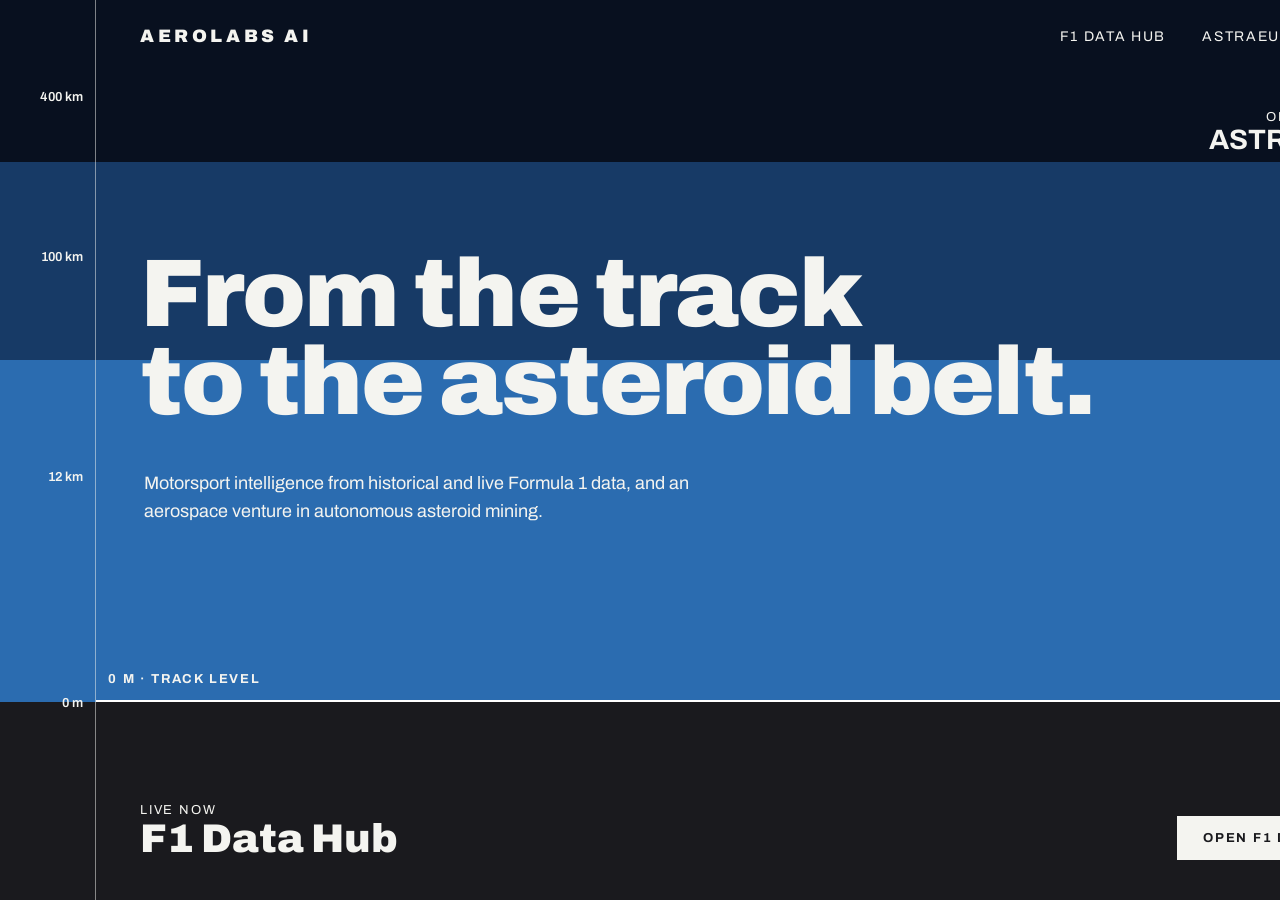
<file: .impeccable/mocks/decision/brand-ascent.html>
<!doctype html>
<html lang="en"><head><meta charset="utf-8">
<link href="https://fonts.googleapis.com/css2?family=Archivo:wght@400;600;800;900&display=swap" rel="stylesheet">
<style>
*{box-sizing:border-box;margin:0}
body{width:1440px;height:900px;overflow:hidden;color:#f4f4f0;font-family:Archivo,sans-serif;position:relative;
background:linear-gradient(to top,#1a1a1e 0 22%,#2b6cb0 22% 60%,#173a66 60% 82%,#08101f 82%)}
.top{position:absolute;top:0;left:0;right:0;height:72px;display:flex;align-items:center;justify-content:space-between;padding:0 56px 0 140px}
.mark{font-weight:900;letter-spacing:.2em;font-size:18px}
.top nav{display:flex;gap:36px;font-size:14px;letter-spacing:.12em;text-transform:uppercase}
.axis{position:absolute;left:0;top:0;bottom:0;width:96px;border-right:1px solid rgba(244,244,240,.5);font-size:13px;font-weight:600}
.axis span{position:absolute;right:12px}
.now{position:absolute;left:96px;bottom:198px;width:1344px;border-top:2px solid #fff}
.now b{position:absolute;left:12px;top:-30px;font-size:13px;letter-spacing:.14em}
h1{position:absolute;left:140px;top:250px;font-weight:900;font-size:96px;line-height:.92;letter-spacing:-.02em}
p{position:absolute;left:144px;top:470px;width:600px;font-size:18px;line-height:1.55}
.prod{position:absolute;left:140px;bottom:40px;right:56px;display:flex;justify-content:space-between;align-items:flex-end}
.prod b{font-size:40px;font-weight:900}.prod span{display:block;font-size:13px;letter-spacing:.14em;text-transform:uppercase}
.btn{padding:15px 26px;background:#f4f4f0;color:#1a1a1e;font-weight:700;font-size:14px;letter-spacing:.12em;text-transform:uppercase}
.up{position:absolute;right:56px;top:110px;text-align:right;font-size:13px;letter-spacing:.14em;text-transform:uppercase}
.up b{display:block;font-size:28px;letter-spacing:0;text-transform:none}
</style></head><body>
<div class="axis"><span style="top:90px">400 km</span><span style="top:250px">100 km</span><span style="top:470px">12 km</span><span style="bottom:190px">0 m</span></div>
<header class="top"><div class="mark">AEROLABS AI</div><nav><span>F1 Data Hub</span><span>ASTRAEUS</span><span>About</span></nav></header>
<div class="up">Orbit · above<b>ASTRAEUS ↑</b></div>
<h1>From the track<br>to the asteroid belt.</h1>
<p>Motorsport intelligence from historical and live Formula 1 data, and an aerospace venture in autonomous asteroid mining.</p>
<div class="now"><b>0 M · TRACK LEVEL</b></div>
<div class="prod"><div><span>Live now</span><b>F1 Data Hub</b></div><span class="btn">Open F1 Data Hub</span></div>
</body></html>
</file>
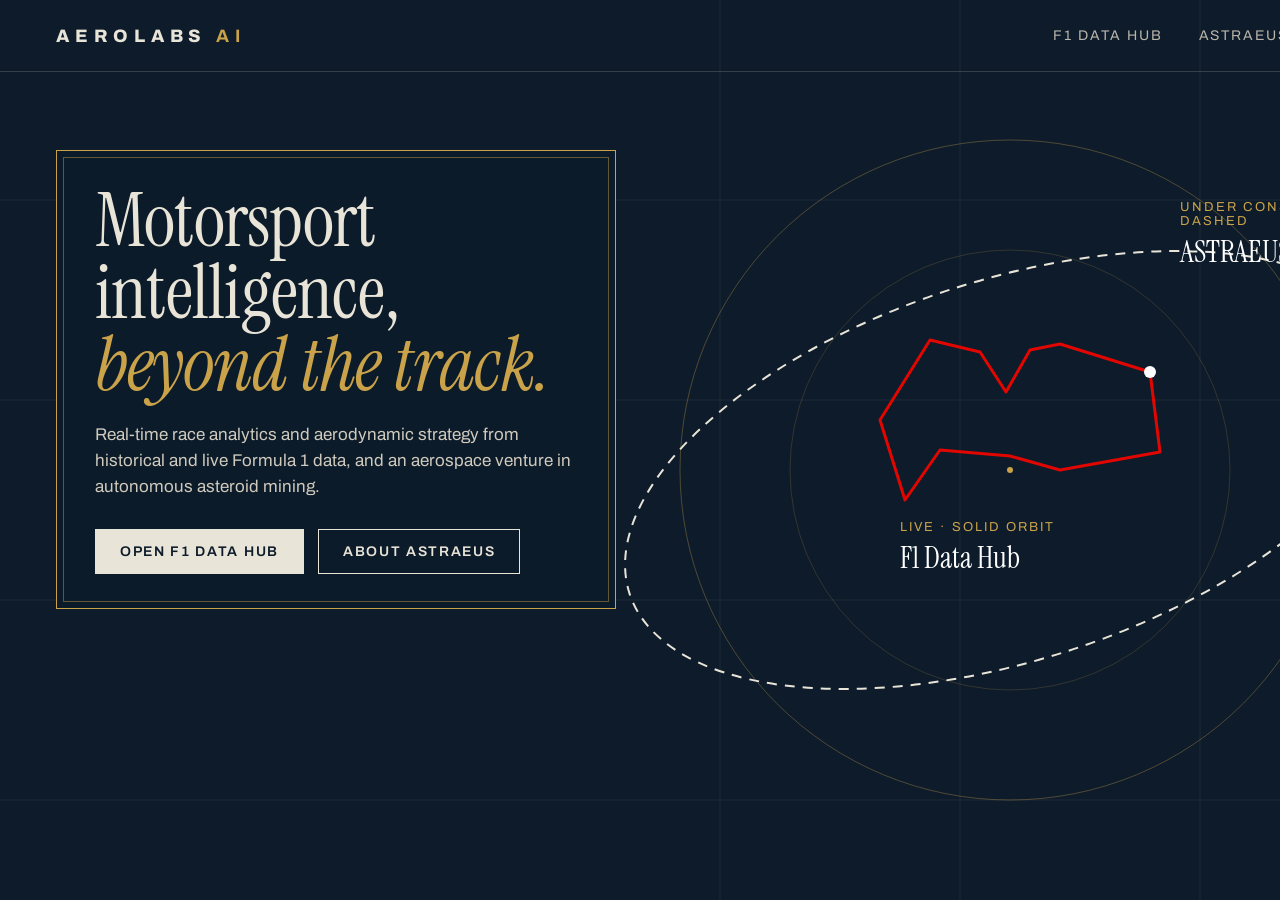
<file: .impeccable/mocks/decision/brand-orbital-atlas.html>
<!doctype html>
<html lang="en"><head><meta charset="utf-8">
<link href="https://fonts.googleapis.com/css2?family=Archivo:wght@400;600;800&family=Instrument+Serif:ital@0;1&display=swap" rel="stylesheet">
<style>
*{box-sizing:border-box;margin:0}
body{width:1440px;height:900px;overflow:hidden;background:#0d1b2a;color:#e8e4d8;font-family:Archivo,sans-serif;position:relative}
svg.chart{position:absolute;inset:0}
.top{position:absolute;top:0;left:0;right:0;height:72px;display:flex;align-items:center;justify-content:space-between;padding:0 56px;border-bottom:1px solid rgba(232,228,216,.18)}
.mark{font-weight:800;letter-spacing:.32em;font-size:18px}.mark b{color:#c9a24a}
.top nav{display:flex;gap:36px;font-size:14px;letter-spacing:.14em;text-transform:uppercase;color:#b9b5aa}
.cart{position:absolute;left:56px;top:150px;width:560px;border:1px solid #c9a24a;padding:34px 38px;background:rgba(13,27,42,.9)}
.cart::before{content:"";position:absolute;inset:6px;border:1px solid rgba(201,162,74,.45);pointer-events:none}
h1{font-family:"Instrument Serif",serif;font-weight:400;font-size:76px;line-height:.95;letter-spacing:-.01em}
h1 i{color:#c9a24a}
.mission{margin-top:20px;font-size:17px;line-height:1.55;color:#cfcabd}
.act{display:flex;gap:14px;margin-top:28px}
.btn{padding:14px 24px;font-weight:600;font-size:14px;letter-spacing:.12em;text-transform:uppercase;border:1px solid #e8e4d8}
.btn.pri{background:#e8e4d8;color:#0d1b2a}
.lab{position:absolute;font-size:13px;letter-spacing:.16em;text-transform:uppercase}
.lab b{display:block;font-family:"Instrument Serif",serif;font-weight:400;font-size:30px;letter-spacing:0;text-transform:none;margin-top:4px;color:#fff}
.lab span{color:#c9a24a}
</style></head><body>
<svg class="chart" viewBox="0 0 1440 900">
<g stroke="rgba(232,228,216,.08)" stroke-width="1">
<line x1="0" y1="200" x2="1440" y2="200"/><line x1="0" y1="400" x2="1440" y2="400"/><line x1="0" y1="600" x2="1440" y2="600"/><line x1="0" y1="800" x2="1440" y2="800"/>
<line x1="720" y1="0" x2="720" y2="900"/><line x1="960" y1="0" x2="960" y2="900"/><line x1="1200" y1="0" x2="1200" y2="900"/></g>
<circle cx="1010" cy="470" r="330" fill="none" stroke="rgba(201,162,74,.35)" stroke-width="1"/>
<circle cx="1010" cy="470" r="220" fill="none" stroke="rgba(201,162,74,.2)" stroke-width="1"/>
<ellipse cx="1010" cy="470" rx="400" ry="190" transform="rotate(-18 1010 470)" fill="none" stroke="#e8e4d8" stroke-width="2" stroke-dasharray="10 8"/>
<circle cx="1374" cy="370" r="7" fill="#e8e4d8"/>
<path d="M880 420 L930 340 L980 352 L1006 392 L1030 350 L1060 344 L1150 372 L1160 452 L1060 470 L1010 456 L940 450 L905 500Z" fill="none" stroke="#e10600" stroke-width="3" stroke-linejoin="round"/>
<circle cx="1150" cy="372" r="6" fill="#fff"/>
<circle cx="1010" cy="470" r="3" fill="#c9a24a"/>
</svg>
<header class="top"><div class="mark">AEROLABS <b>AI</b></div><nav><span>F1 Data Hub</span><span>ASTRAEUS</span><span>About</span></nav></header>
<div class="cart"><h1>Motorsport intelligence, <i>beyond the track.</i></h1>
<p class="mission">Real-time race analytics and aerodynamic strategy from historical and live Formula 1 data, and an aerospace venture in autonomous asteroid mining.</p>
<div class="act"><span class="btn pri">Open F1 Data Hub</span><span class="btn">About ASTRAEUS</span></div></div>
<div class="lab" style="left:900px;top:520px"><span>Live · solid orbit</span><b>F1 Data Hub</b></div>
<div class="lab" style="left:1180px;top:200px"><span>Under construction · dashed</span><b>ASTRAEUS</b></div>
</body></html>
</file>
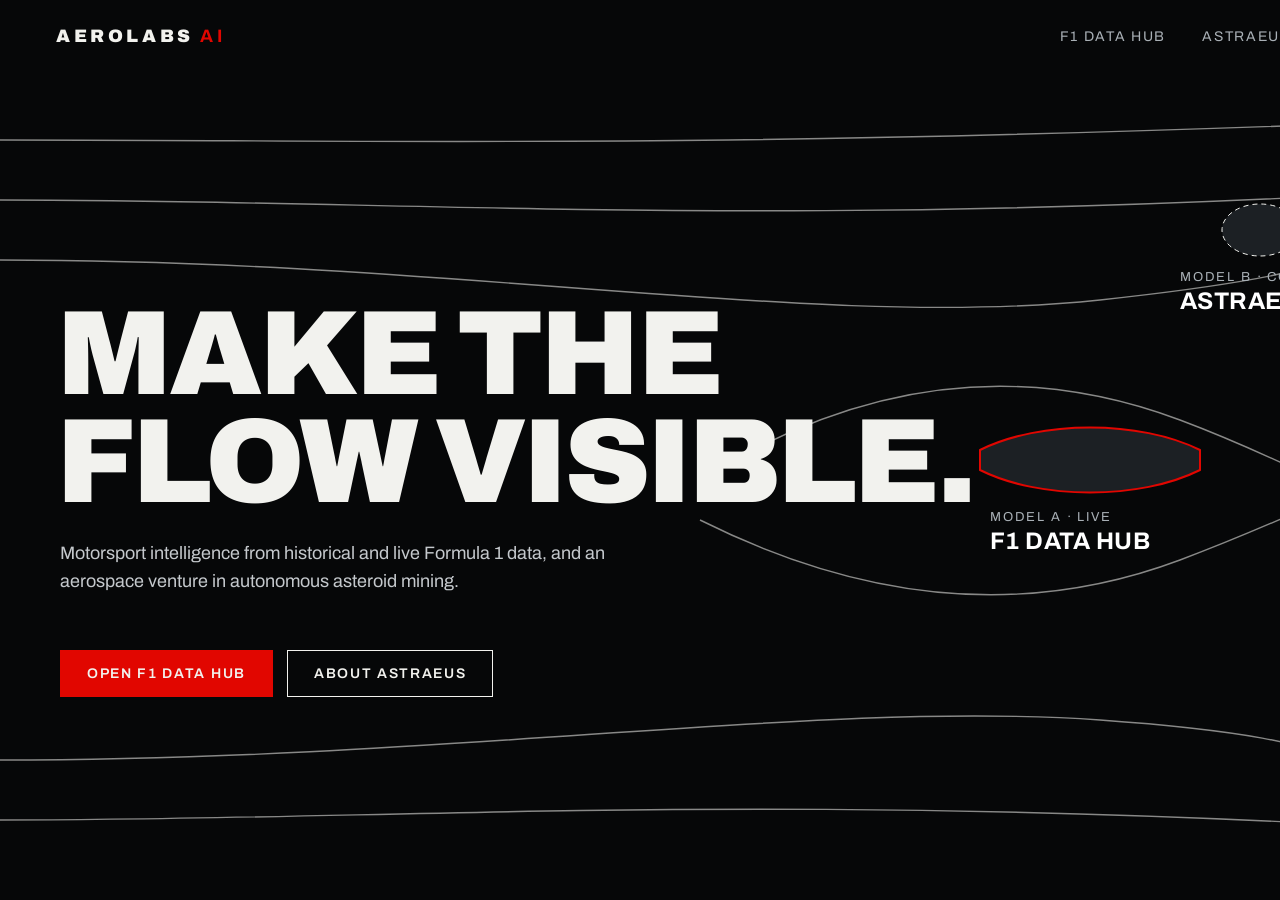
<file: .impeccable/mocks/decision/brand-wind-tunnel.html>
<!doctype html>
<html lang="en"><head><meta charset="utf-8">
<link href="https://fonts.googleapis.com/css2?family=Archivo:wght@400;600;800;900&display=swap" rel="stylesheet">
<style>
*{box-sizing:border-box;margin:0}
body{width:1440px;height:900px;overflow:hidden;background:#060708;color:#f2f2ee;font-family:Archivo,sans-serif;position:relative}
svg{position:absolute;inset:0}
.top{position:absolute;top:0;left:0;right:0;height:72px;display:flex;align-items:center;justify-content:space-between;padding:0 56px}
.mark{font-weight:900;letter-spacing:.2em;font-size:18px}.mark b{color:#e10600}
.top nav{display:flex;gap:36px;font-size:14px;letter-spacing:.12em;text-transform:uppercase;color:#a9b0b6}
h1{position:absolute;left:56px;top:300px;font-weight:900;font-size:120px;line-height:.9;letter-spacing:-.03em;text-transform:uppercase}
p{position:absolute;left:60px;top:540px;width:560px;font-size:18px;line-height:1.55;color:#c4c8cc}
.act{position:absolute;left:60px;top:650px;display:flex;gap:14px}
.btn{padding:15px 26px;font-weight:600;font-size:14px;letter-spacing:.12em;text-transform:uppercase;border:1px solid #f2f2ee}
.btn.pri{background:#e10600;border-color:#e10600}
.model{position:absolute;font-size:13px;letter-spacing:.14em;text-transform:uppercase;color:#a9b0b6}
.model b{display:block;color:#fff;font-size:24px;letter-spacing:.02em;margin-top:4px}
</style></head><body>
<svg viewBox="0 0 1440 900"><g fill="none" stroke="rgba(242,242,238,.55)" stroke-width="1.4">
<path d="M0 140 C400 140 700 150 1440 120"/><path d="M0 200 C420 200 760 230 1440 190"/><path d="M0 260 C460 260 820 330 1100 300 S1300 250 1440 250"/>
<path d="M0 760 C460 760 820 700 1100 720 S1300 770 1440 770"/><path d="M0 820 C420 820 760 790 1440 830"/>
<path d="M700 480 C860 380 1020 360 1180 420 S1360 520 1440 500"/><path d="M700 520 C860 600 1020 620 1180 560 S1360 470 1440 480"/></g>
<path d="M980 450 C1040 420 1140 420 1200 450 L1200 470 C1140 500 1040 500 980 470Z" fill="#1c2024" stroke="#e10600" stroke-width="2"/>
<ellipse cx="1260" cy="230" rx="38" ry="26" fill="#1c2024" stroke="#f2f2ee" stroke-dasharray="5 4"/></svg>
<header class="top"><div class="mark">AEROLABS <b>AI</b></div><nav><span>F1 Data Hub</span><span>ASTRAEUS</span><span>About</span></nav></header>
<h1>Make the<br>flow visible.</h1>
<p>Motorsport intelligence from historical and live Formula 1 data, and an aerospace venture in autonomous asteroid mining.</p>
<div class="act"><span class="btn pri">Open F1 Data Hub</span><span class="btn">About ASTRAEUS</span></div>
<div class="model" style="left:990px;top:510px">Model A · Live<b>F1 Data Hub</b></div>
<div class="model" style="left:1180px;top:270px">Model B · Coming soon<b>ASTRAEUS</b></div>
</body></html>
</file>
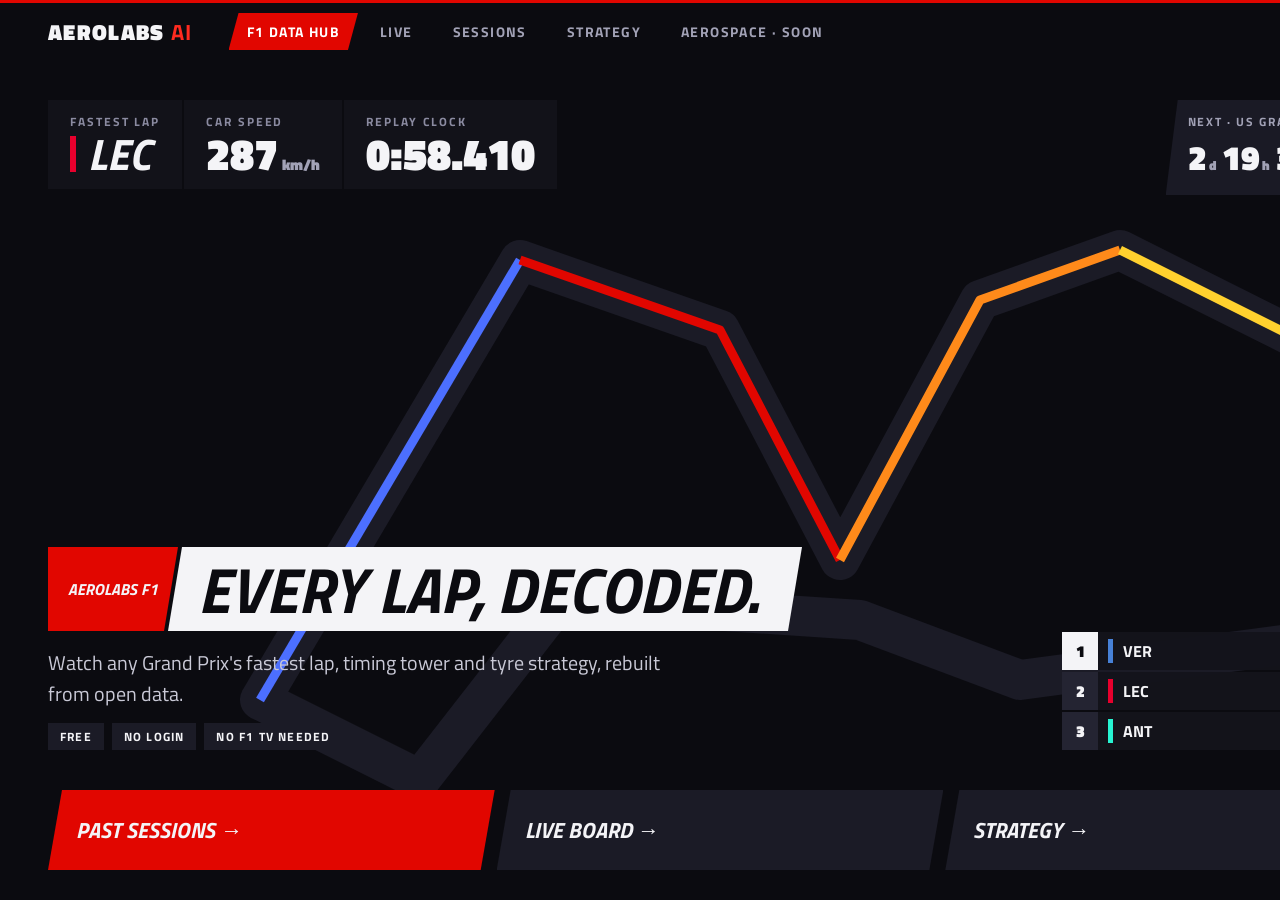
<file: .impeccable/mocks/decision/onboard.html>
<!doctype html>
<html lang="en"><head><meta charset="utf-8">
<link href="https://fonts.googleapis.com/css2?family=Titillium+Web:ital,wght@0,400;0,600;0,700;0,900;1,700&display=swap" rel="stylesheet">
<style>
*{box-sizing:border-box;margin:0}
body{width:1440px;height:900px;overflow:hidden;background:#0b0b10;color:#f4f4f7;font-family:"Titillium Web",sans-serif;position:relative}
.top{position:absolute;z-index:3;left:0;right:0;top:0;height:60px;display:flex;align-items:center;gap:36px;padding:0 48px;border-top:3px solid #e10600}
.mark{font-weight:900;font-size:22px;letter-spacing:.06em}.mark b{color:#ff2a1f}
.top nav{display:flex;gap:4px;font-weight:700;font-size:14px;letter-spacing:.1em;text-transform:uppercase}
.top nav span{padding:8px 18px;color:#a2a2b6}.top nav .on{background:#e10600;color:#fff;clip-path:polygon(10px 0,100% 0,calc(100% - 10px) 100%,0 100%)}
.top nav .soon{color:#a2a2b6}
.circuit{position:absolute;inset:0;z-index:0}
.hud{position:absolute;z-index:2;top:100px;left:48px;display:flex;gap:2px}
.hud div{background:rgba(19,19,27,.92);padding:12px 22px}
.hud dt{color:#8b8ba1;font-size:12px;font-weight:700;letter-spacing:.16em;text-transform:uppercase}
.hud dd{font-weight:900;font-size:44px;line-height:1.05}.hud dd small{font-size:15px;color:#a2a2b6;margin-left:4px}
.hud .drv dd{font-style:italic;font-weight:700;display:flex;align-items:center;gap:12px}.hud .drv i{width:6px;height:36px;background:#e8002d}
.cd{position:absolute;z-index:2;top:100px;right:48px;background:rgba(27,27,38,.95);padding:12px 22px;clip-path:polygon(12px 0,100% 0,calc(100% - 12px) 100%,0 100%)}
.cd span{display:block;color:#a2a2b6;font-size:12px;font-weight:700;letter-spacing:.14em;text-transform:uppercase}
.cd b{font-weight:900;font-size:34px}.cd small{font-size:13px;color:#a2a2b6;margin:0 6px 0 2px}
.lower{position:absolute;z-index:2;left:48px;bottom:150px}
.strip{display:flex;align-items:stretch}
.tag{background:#e10600;font-weight:700;font-style:italic;text-transform:uppercase;padding:0 20px;display:flex;align-items:center;clip-path:polygon(0 0,100% 0,calc(100% - 14px) 100%,0 100%);margin-right:-10px}
.ttl{background:#f4f4f7;color:#0b0b10;padding:10px 44px 10px 30px;clip-path:polygon(14px 0,100% 0,calc(100% - 14px) 100%,0 100%)}
h1{font-style:italic;font-weight:700;text-transform:uppercase;font-size:64px;line-height:1}
.lede{margin-top:16px;font-size:20px;color:#c9c9d6;max-width:620px}
.free{display:inline-flex;gap:8px;margin-top:14px}.free span{background:#1b1b26;padding:4px 12px;font-weight:700;font-size:12px;letter-spacing:.1em;text-transform:uppercase}
.pod{position:absolute;z-index:2;right:48px;bottom:150px;width:330px;display:grid;gap:2px}
.pod div{display:grid;grid-template-columns:36px 5px 1fr auto;gap:10px;align-items:center;background:rgba(19,19,27,.95);padding-right:12px;height:38px;font-weight:700}
.pod b{display:grid;place-items:center;height:38px;background:#242432;font-weight:900}.pod div:first-child b{background:#f4f4f7;color:#0b0b10}
.pod i{height:24px}.pod span:last-child{color:#a2a2b6;font-weight:600}
.cta{position:absolute;z-index:2;left:0;right:0;bottom:0;height:110px;display:grid;grid-template-columns:repeat(3,1fr);gap:2px;padding:0 48px 30px}
.cta span{display:flex;align-items:center;justify-content:space-between;padding:0 28px;background:#1b1b26;font-weight:700;font-style:italic;font-size:22px;text-transform:uppercase;clip-path:polygon(14px 0,100% 0,calc(100% - 14px) 100%,0 100%)}
.cta span.red{background:#e10600}
</style></head><body>
<header class="top"><div class="mark">AEROLABS <b>AI</b></div>
<nav><span class="on">F1 Data Hub</span><span>Live</span><span>Sessions</span><span>Strategy</span><span class="soon">Aerospace · soon</span></nav></header>
<svg class="circuit" viewBox="0 0 1440 900"><path d="M260 700 L520 260 L720 330 L840 560 L980 300 L1120 250 L1300 340 L1320 640 L1020 680 L860 620 L560 600 L420 780Z" fill="none" stroke="#1b1b26" stroke-width="40" stroke-linejoin="round"/>
<path d="M260 700 L520 260" stroke="#4c6fff" stroke-width="9"/><path d="M520 260 L720 330 L840 560" stroke="#e10600" stroke-width="9" fill="none" stroke-linejoin="round"/><path d="M840 560 L980 300 L1120 250" stroke="#ff8a1a" stroke-width="9" fill="none" stroke-linejoin="round"/><path d="M1120 250 L1300 340" stroke="#ffd12e" stroke-width="9"/>
<circle cx="1300" cy="340" r="13" fill="#fff"/><circle cx="1300" cy="340" r="5" fill="#e8002d"/></svg>
<dl class="hud"><div class="drv"><dt>Fastest lap</dt><dd><i></i>LEC</dd></div><div><dt>Car speed</dt><dd>287<small>km/h</small></dd></div><div><dt>Replay clock</dt><dd>0:58.410</dd></div></dl>
<div class="cd"><span>Next · US Grand Prix FP1</span><b>2<small>d</small>19<small>h</small>36<small>m</small></b></div>
<div class="lower"><div class="strip"><span class="tag">Aerolabs F1</span><div class="ttl"><h1>Every lap, decoded.</h1></div></div>
<p class="lede">Watch any Grand Prix's fastest lap, timing tower and tyre strategy, rebuilt from open data.</p>
<div class="free"><span>Free</span><span>No login</span><span>No F1 TV needed</span></div></div>
<div class="pod"><div><b>1</b><i style="background:#4781d7"></i><span>VER</span><span>Singapore</span></div><div><b>2</b><i style="background:#e8002d"></i><span>LEC</span><span>+7.335</span></div><div><b>3</b><i style="background:#27f4d2"></i><span>ANT</span><span>+24.573</span></div></div>
<div class="cta"><span class="red">Past sessions →</span><span>Live board →</span><span>Strategy →</span></div>
</body></html>
</file>
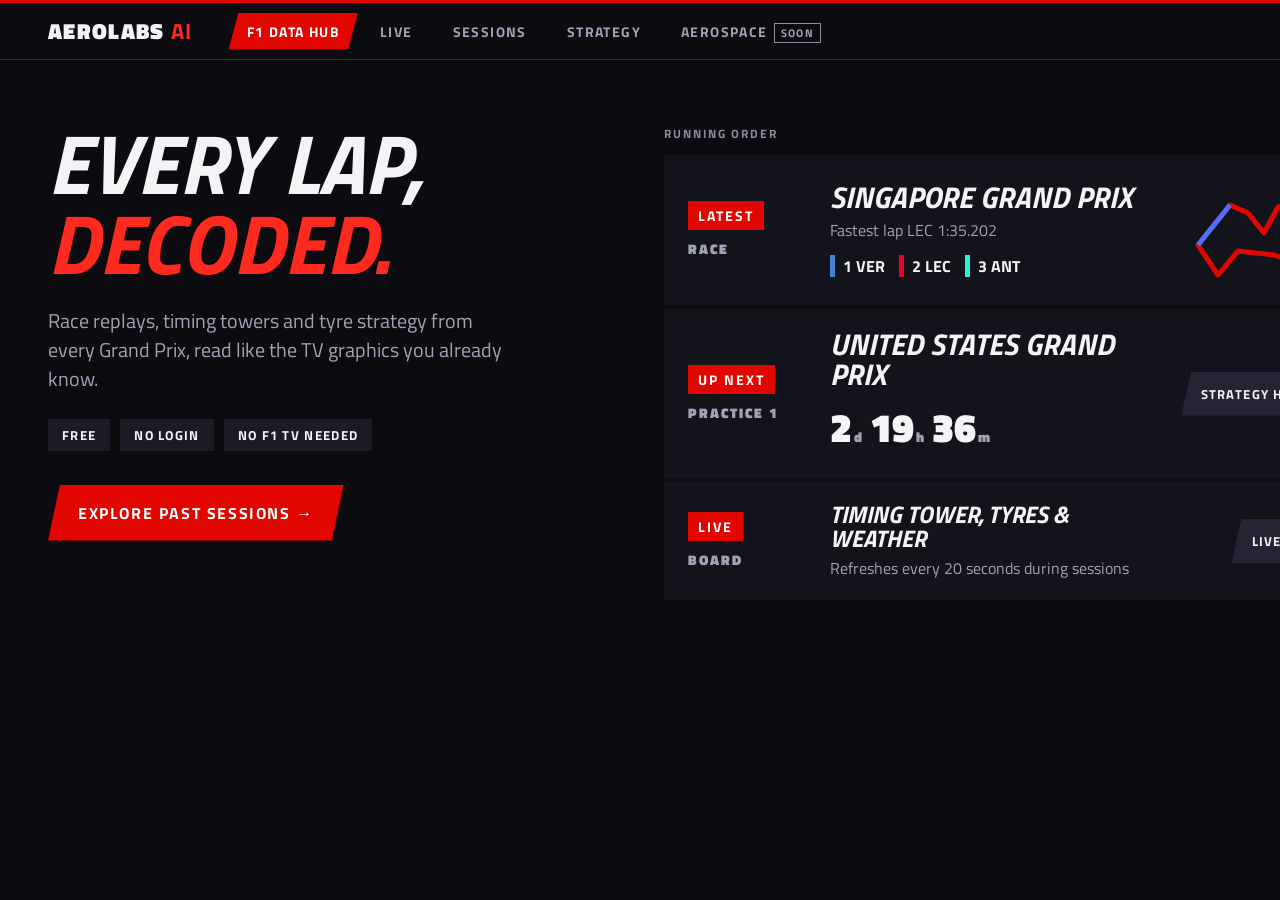
<file: .impeccable/mocks/decision/running-order.html>
<!doctype html>
<html lang="en"><head><meta charset="utf-8">
<link href="https://fonts.googleapis.com/css2?family=Titillium+Web:ital,wght@0,400;0,600;0,700;0,900;1,700&display=swap" rel="stylesheet">
<style>
*{box-sizing:border-box;margin:0}
body{width:1440px;height:900px;overflow:hidden;background:#0b0b10;color:#f4f4f7;font-family:"Titillium Web",sans-serif}
.top{height:60px;display:flex;align-items:center;gap:36px;padding:0 48px;border-top:3px solid #e10600;border-bottom:1px solid #2b2b3a}
.mark{font-weight:900;font-size:22px;letter-spacing:.06em}.mark b{color:#ff2a1f}
.top nav{display:flex;gap:4px;font-weight:700;font-size:14px;letter-spacing:.1em;text-transform:uppercase}
.top nav span{padding:8px 18px;color:#a2a2b6}.top nav .on{background:#e10600;color:#fff;clip-path:polygon(10px 0,100% 0,calc(100% - 10px) 100%,0 100%)}
.top nav .soon{color:#a2a2b6}.top nav .soon i{font-style:normal;font-size:11px;margin-left:6px;border:1px solid #8b8ba1;padding:1px 6px}
.wrap{display:grid;grid-template-columns:560px 1fr;gap:56px;padding:64px 48px 0}
h1{font-style:italic;font-weight:700;text-transform:uppercase;font-size:84px;line-height:.95}
h1 em{color:#ff2a1f;font-style:italic}
.lede{margin-top:22px;font-size:20px;color:#a2a2b6;max-width:470px;line-height:1.45}
.free{margin-top:26px;display:flex;gap:10px}
.free span{padding:6px 14px;background:#1b1b26;font-weight:700;font-size:13px;letter-spacing:.1em;text-transform:uppercase}
.btn{display:inline-flex;align-items:center;gap:10px;margin-top:34px;padding:16px 30px;background:#e10600;color:#fff;font-weight:700;letter-spacing:.1em;text-transform:uppercase;clip-path:polygon(12px 0,100% 0,calc(100% - 12px) 100%,0 100%)}
.ro{display:grid;gap:4px}
.ro-head{display:flex;justify-content:space-between;color:#8b8ba1;font-size:12px;font-weight:700;letter-spacing:.16em;text-transform:uppercase;padding-bottom:8px}
.row{display:grid;grid-template-columns:120px 1fr 190px;align-items:center;gap:22px;background:#13131b;padding:20px 24px;min-height:150px}
.slot{font-weight:900;font-size:14px;letter-spacing:.14em;text-transform:uppercase;color:#a2a2b6}
.slot b{display:block;color:#fff;background:#e10600;padding:4px 10px;width:max-content;margin-bottom:8px}
.title{font-style:italic;font-weight:700;font-size:30px;text-transform:uppercase;line-height:1}
.sub{color:#a2a2b6;margin-top:6px}
.pod{display:flex;gap:14px;margin-top:12px;font-weight:700}
.pod span{display:flex;align-items:center;gap:8px}.pod i{width:5px;height:22px;display:inline-block}
.go{justify-self:end;padding:12px 20px;background:#242432;font-weight:700;letter-spacing:.08em;text-transform:uppercase;font-size:13px;clip-path:polygon(10px 0,100% 0,calc(100% - 10px) 100%,0 100%)}
.go.red{background:#e10600}
.cd{font-weight:900;font-size:40px}.cd small{font-size:14px;color:#a2a2b6;margin:0 8px 0 2px}
svg{display:block}
</style></head><body>
<header class="top"><div class="mark">AEROLABS <b>AI</b></div>
<nav><span class="on">F1 Data Hub</span><span>Live</span><span>Sessions</span><span>Strategy</span><span class="soon">Aerospace<i>SOON</i></span></nav></header>
<div class="wrap">
<section>
<h1>Every lap,<br><em>decoded.</em></h1>
<p class="lede">Race replays, timing towers and tyre strategy from every Grand Prix, read like the TV graphics you already know.</p>
<div class="free"><span>Free</span><span>No login</span><span>No F1 TV needed</span></div>
<span class="btn">Explore past sessions →</span>
</section>
<section class="ro">
<div class="ro-head"><span>Running order</span><span>Updated 03:24</span></div>
<div class="row"><div class="slot"><b>Latest</b>Race</div>
<div><div class="title">Singapore Grand Prix</div><div class="sub">Fastest lap LEC 1:35.202</div>
<div class="pod"><span><i style="background:#4781d7"></i>1 VER</span><span><i style="background:#e8002d"></i>2 LEC</span><span><i style="background:#27f4d2"></i>3 ANT</span></div></div>
<svg width="190" height="110" viewBox="0 0 190 110"><path d="M20 70 L52 30 L70 38 L86 58 L100 32 L118 28 L170 46 L176 84 L120 88 L96 80 L60 76 L40 100Z" fill="none" stroke="#e10600" stroke-width="5" stroke-linejoin="round"/><path d="M118 28 L170 46" stroke="#ffd12e" stroke-width="5"/><path d="M20 70 L52 30" stroke="#4c6fff" stroke-width="5"/></svg></div>
<div class="row"><div class="slot"><b>Up next</b>Practice 1</div>
<div><div class="title">United States Grand Prix</div><div class="cd" style="margin-top:8px">2<small>d</small>19<small>h</small>36<small>m</small></div></div>
<span class="go">Strategy history →</span></div>
<div class="row" style="min-height:96px"><div class="slot"><b>Live</b>Board</div>
<div><div class="title" style="font-size:24px">Timing tower, tyres &amp; weather</div><div class="sub">Refreshes every 20 seconds during sessions</div></div>
<span class="go">Live board →</span></div>
</section></div>
</body></html>
</file>
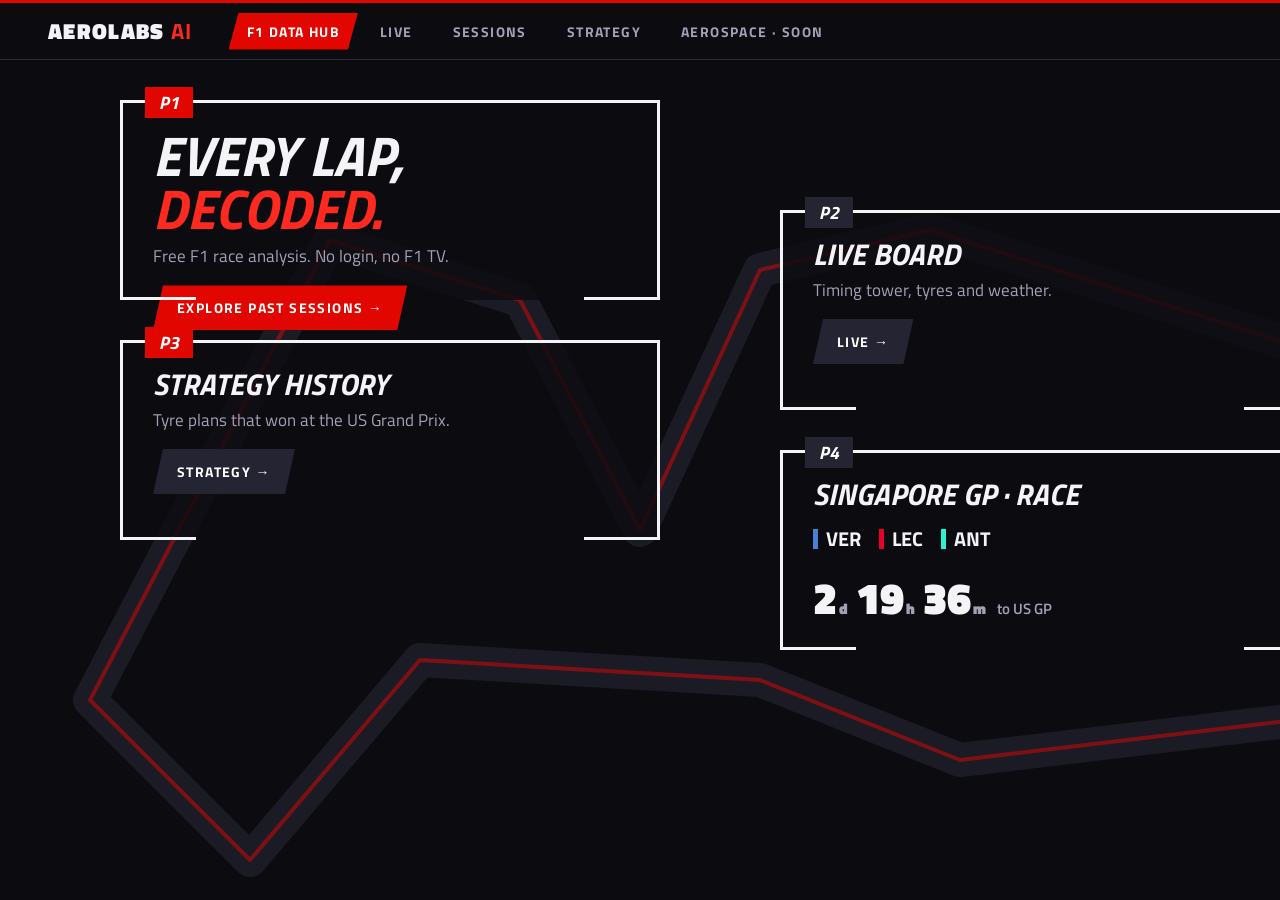
<file: .impeccable/mocks/decision/starting-grid.html>
<!doctype html>
<html lang="en"><head><meta charset="utf-8">
<link href="https://fonts.googleapis.com/css2?family=Titillium+Web:ital,wght@0,400;0,600;0,700;0,900;1,700&display=swap" rel="stylesheet">
<style>
*{box-sizing:border-box;margin:0}
body{width:1440px;height:900px;overflow:hidden;background:#0b0b10;color:#f4f4f7;font-family:"Titillium Web",sans-serif;position:relative}
.top{position:relative;z-index:2;height:60px;display:flex;align-items:center;gap:36px;padding:0 48px;border-top:3px solid #e10600;border-bottom:1px solid #2b2b3a;background:#0b0b10}
.mark{font-weight:900;font-size:22px;letter-spacing:.06em}.mark b{color:#ff2a1f}
.top nav{display:flex;gap:4px;font-weight:700;font-size:14px;letter-spacing:.1em;text-transform:uppercase}
.top nav span{padding:8px 18px;color:#a2a2b6}.top nav .on{background:#e10600;color:#fff;clip-path:polygon(10px 0,100% 0,calc(100% - 10px) 100%,0 100%)}
.top nav .soon{color:#a2a2b6}
.trace{position:absolute;left:0;top:60px;width:1440px;height:840px;z-index:0}
.grid{position:relative;z-index:1;display:grid;grid-template-columns:1fr 1fr;column-gap:120px;padding:40px 120px 0}
.box{position:relative;height:200px;padding:26px 30px;border:3px solid #f4f4f7;border-bottom:0;background:rgba(11,11,16,.82)}
.box::after{content:"";position:absolute;left:-3px;right:-3px;bottom:0;height:3px;background:linear-gradient(90deg,#f4f4f7 0 14%,transparent 14% 86%,#f4f4f7 86%)}
.right{margin-top:110px}
.pos{position:absolute;top:-16px;left:22px;background:#e10600;color:#fff;font-weight:900;font-style:italic;padding:2px 14px;font-size:18px}
.box.dim .pos{background:#242432}
h1{font-style:italic;font-weight:700;text-transform:uppercase;font-size:56px;line-height:.95}
h1 em{color:#ff2a1f;font-style:italic}
.p{color:#a2a2b6;margin-top:8px;font-size:17px}
.btn{display:inline-block;margin-top:16px;padding:12px 24px;background:#e10600;color:#fff;font-weight:700;letter-spacing:.1em;text-transform:uppercase;font-size:14px;clip-path:polygon(10px 0,100% 0,calc(100% - 10px) 100%,0 100%)}
.btn.sec{background:#242432}
.t{font-style:italic;font-weight:700;text-transform:uppercase;font-size:30px;line-height:1}
.pod{display:flex;gap:18px;margin-top:14px;font-weight:700;font-size:20px}.pod i{display:inline-block;width:5px;height:20px;margin-right:8px;vertical-align:-3px}
.cd{font-weight:900;font-size:44px;margin-top:10px}.cd small{font-size:15px;color:#a2a2b6;margin:0 8px 0 2px}
.free{display:flex;gap:8px;margin-top:12px}.free span{background:#1b1b26;padding:4px 12px;font-weight:700;font-size:12px;letter-spacing:.1em;text-transform:uppercase}
</style></head><body>
<header class="top"><div class="mark">AEROLABS <b>AI</b></div>
<nav><span class="on">F1 Data Hub</span><span>Live</span><span>Sessions</span><span>Strategy</span><span class="soon">Aerospace · soon</span></nav></header>
<svg class="trace" viewBox="0 0 1440 840"><path d="M90 640 L330 180 L520 240 L640 470 L760 210 L930 170 L1340 300 L1380 650 L960 700 L760 620 L420 600 L250 800Z" fill="none" stroke="#1b1b26" stroke-width="34" stroke-linejoin="round"/><path d="M90 640 L330 180 L520 240 L640 470 L760 210 L930 170 L1340 300 L1380 650 L960 700 L760 620 L420 600 L250 800Z" fill="none" stroke="#e10600" stroke-width="4" stroke-linejoin="round" opacity=".5"/></svg>
<div class="grid">
<div>
<div class="box"><span class="pos">P1</span><h1>Every lap, <em>decoded.</em></h1><p class="p">Free F1 race analysis. No login, no F1 TV.</p><span class="btn">Explore past sessions →</span></div>
<div class="box" style="margin-top:40px"><span class="pos">P3</span><div class="t">Strategy history</div><p class="p">Tyre plans that won at the US Grand Prix.</p><span class="btn sec">Strategy →</span></div>
</div>
<div class="right">
<div class="box dim"><span class="pos">P2</span><div class="t">Live board</div><p class="p">Timing tower, tyres and weather.</p><span class="btn sec">Live →</span></div>
<div class="box dim" style="margin-top:40px"><span class="pos">P4</span><div class="t">Singapore GP · Race</div><div class="pod"><span><i style="background:#4781d7"></i>VER</span><span><i style="background:#e8002d"></i>LEC</span><span><i style="background:#27f4d2"></i>ANT</span></div><div class="cd">2<small>d</small>19<small>h</small>36<small>m</small><span style="font-size:15px;color:#a2a2b6;font-weight:600"> to US GP</span></div></div>
</div>
</div>
</body></html>
</file>
